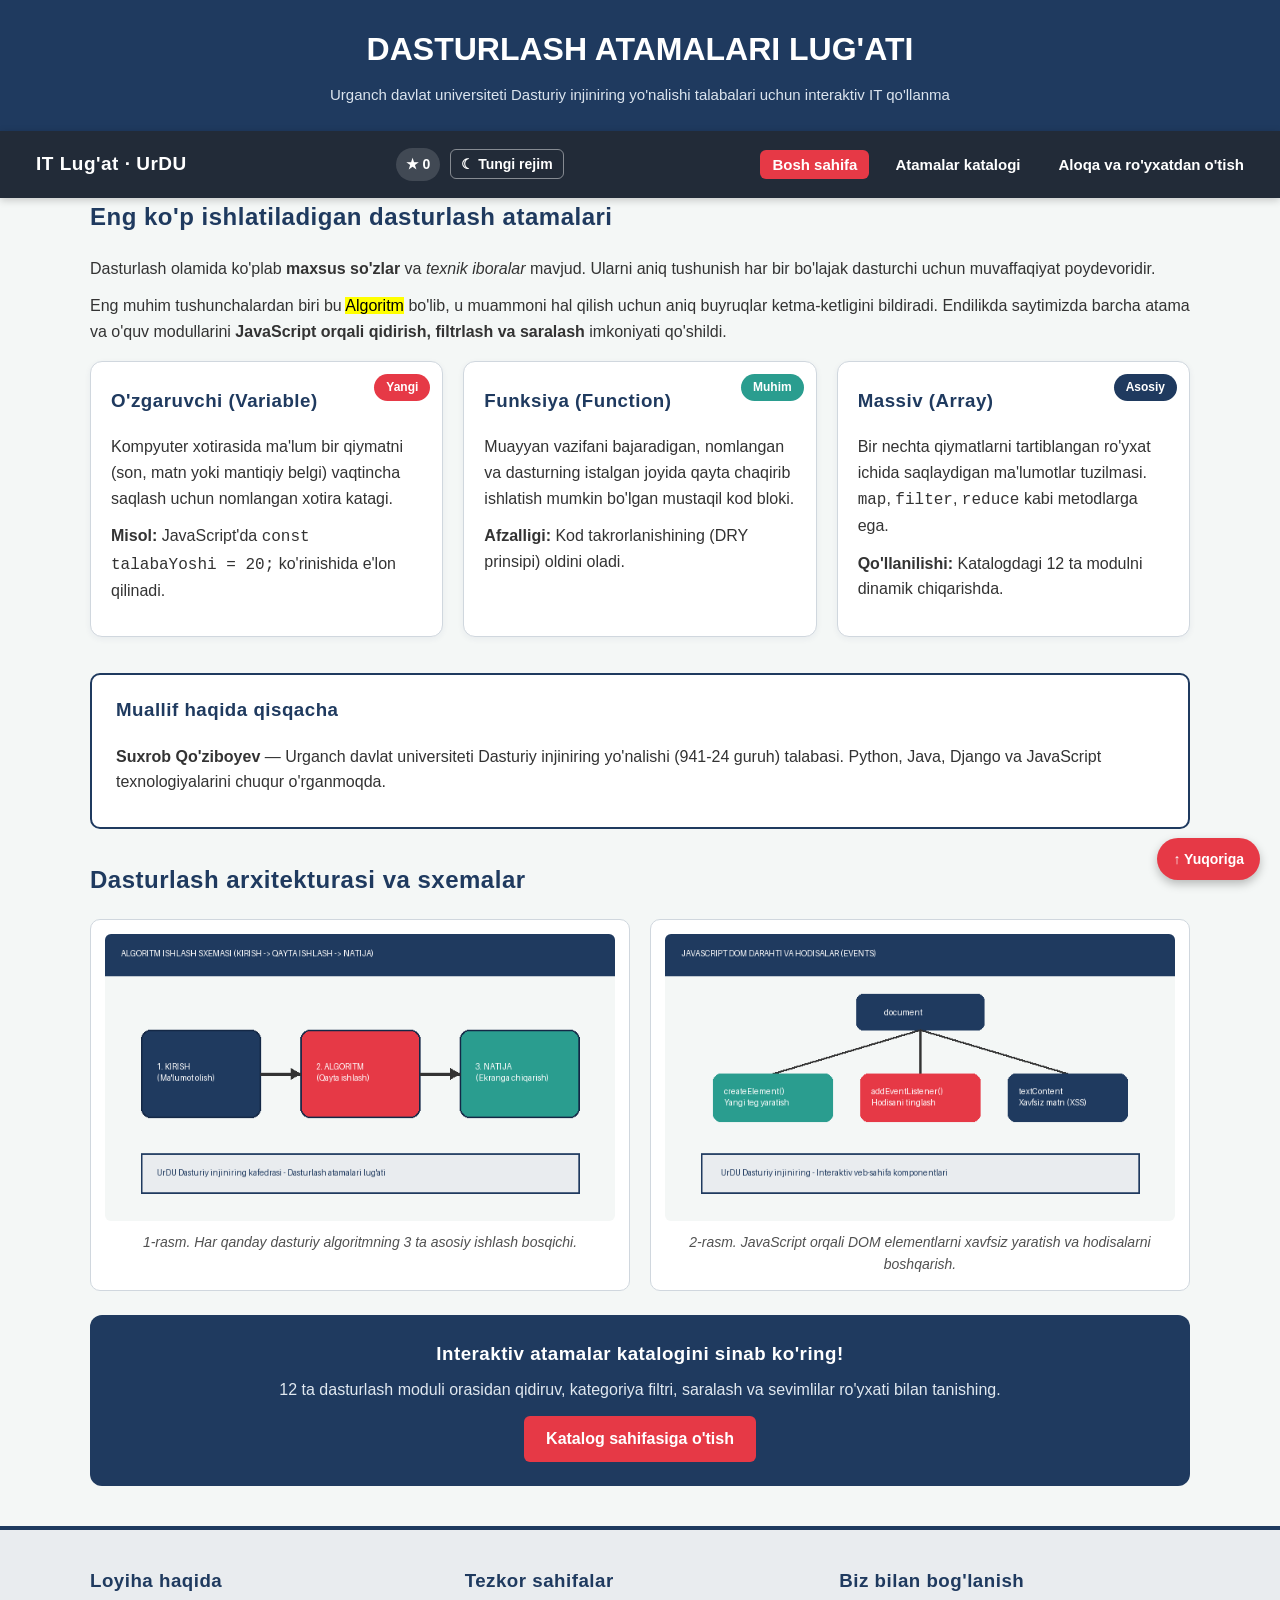
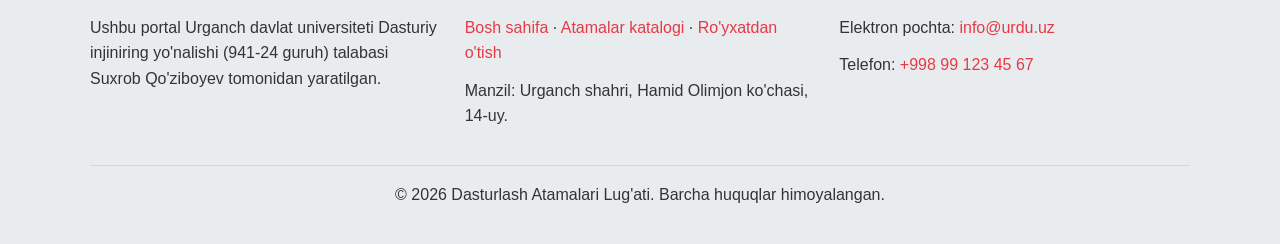
<file: amaliy-04/index.html>
<!DOCTYPE html>
<html lang="uz">
<head>
    <meta charset="UTF-8">
    <meta name="viewport" content="width=device-width, initial-scale=1.0">
    <meta name="description" content="Dasturlash atamalari lug'ati - asosiy tushunchalar, interaktiv katalog va IT o'quv modullari.">
    <title>Dasturlash Atamalari Lug'ati | Bosh sahifa</title>
    <link rel="stylesheet" href="css/style.css">
</head>
<body id="yuqori">
    <header class="sayt-sarlavha">
        <div class="konteyner">
            <h1>Dasturlash Atamalari Lug'ati</h1>
            <p class="sarlavha-ost">Urganch davlat universiteti Dasturiy injiniring yo'nalishi talabalari uchun interaktiv IT qo'llanma</p>
        </div>
    </header>

    <nav class="asosiy-menyu">
        <a href="index.html" class="brend-nomi">IT Lug'at &middot; UrDU</a>
        <div class="nav-amallar">
            <a href="katalog.html" class="sevimli-yorliq" title="Sevimli modullar">★ <span id="sevimli-soni">0</span></a>
            <button type="button" id="mavzu-tugma" class="mavzu-tugma">☾ Tungi rejim</button>
            <button type="button" id="mobil-menyu-tugma" class="hamburger-tugma" aria-expanded="false" aria-label="Menyuni ochish">☰</button>
        </div>
        <ul id="nav-royxat">
            <li><a href="index.html" class="faol">Bosh sahifa</a></li>
            <li><a href="katalog.html">Atamalar katalogi</a></li>
            <li><a href="aloqa.html">Aloqa va ro'yxatdan o'tish</a></li>
        </ul>
    </nav>

    <main class="konteyner">
        <section>
            <h2>Eng ko'p ishlatiladigan dasturlash atamalari</h2>
            <p>Dasturlash olamida ko'plab <strong>maxsus so'zlar</strong> va <em>texnik iboralar</em> mavjud. Ularni aniq tushunish har bir bo'lajak dasturchi uchun muvaffaqiyat poydevoridir.</p>
            <p>Eng muhim tushunchalardan biri bu <mark>Algoritm</mark> bo'lib, u muammoni hal qilish uchun aniq buyruqlar ketma-ketligini bildiradi. Endilikda saytimizda barcha atama va o'quv modullarini <strong>JavaScript orqali qidirish, filtrlash va saralash</strong> imkoniyati qo'shildi.</p>

            <div class="kartalar-qatori">
                <article class="karta">
                    <span class="karta-belgi">Yangi</span>
                    <h3>O'zgaruvchi (Variable)</h3>
                    <p>Kompyuter xotirasida ma'lum bir qiymatni (son, matn yoki mantiqiy belgi) vaqtincha saqlash uchun nomlangan xotira katagi.</p>
                    <p><strong>Misol:</strong> JavaScript'da <code>const talabaYoshi = 20;</code> ko'rinishida e'lon qilinadi.</p>
                </article>

                <article class="karta">
                    <span class="karta-belgi yashil">Muhim</span>
                    <h3>Funksiya (Function)</h3>
                    <p>Muayyan vazifani bajaradigan, nomlangan va dasturning istalgan joyida qayta chaqirib ishlatish mumkin bo'lgan mustaqil kod bloki.</p>
                    <p><strong>Afzalligi:</strong> Kod takrorlanishining (DRY prinsipi) oldini oladi.</p>
                </article>

                <article class="karta">
                    <span class="karta-belgi kok">Asosiy</span>
                    <h3>Massiv (Array)</h3>
                    <p>Bir nechta qiymatlarni tartiblangan ro'yxat ichida saqlaydigan ma'lumotlar tuzilmasi. <code>map</code>, <code>filter</code>, <code>reduce</code> kabi metodlarga ega.</p>
                    <p><strong>Qo'llanilishi:</strong> Katalogdagi 12 ta modulni dinamik chiqarishda.</p>
                </article>
            </div>
        </section>

        <aside class="yon-eslatma">
            <h3>Muallif haqida qisqacha</h3>
            <p><strong>Suxrob Qo'ziboyev</strong> &mdash; Urganch davlat universiteti Dasturiy injiniring yo'nalishi (941-24 guruh) talabasi. Python, Java, Django va JavaScript texnologiyalarini chuqur o'rganmoqda.</p>
        </aside>

        <section>
            <h2>Dasturlash arxitekturasi va sxemalar</h2>
            <div class="media-qatori">
                <figure class="rasm-karta">
                    <img src="rasmlar/algoritm-sxemasi.png" alt="Algoritmning kirish, qayta ishlash va natija bosqichlari blok-sxemasi" width="640" height="360">
                    <figcaption>1-rasm. Har qanday dasturiy algoritmning 3 ta asosiy ishlash bosqichi.</figcaption>
                </figure>

                <figure class="rasm-karta">
                    <img src="rasmlar/js-dom.png" alt="JavaScript DOM daraxti va hodisalar bilan ishlash sxemasi" width="640" height="360">
                    <figcaption>2-rasm. JavaScript orqali DOM elementlarni xavfsiz yaratish va hodisalarni boshqarish.</figcaption>
                </figure>
            </div>

            <div class="markaz-chaqiriq">
                <h3>Interaktiv atamalar katalogini sinab ko'ring!</h3>
                <p>12 ta dasturlash moduli orasidan qidiruv, kategoriya filtri, saralash va sevimlilar ro'yxati bilan tanishing.</p>
                <a href="katalog.html" class="tugma-havola">Katalog sahifasiga o'tish</a>
            </div>
        </section>
    </main>

    <footer id="aloqa">
        <div class="konteyner">
            <div class="footer-ustunlar">
                <div class="footer-ustun">
                    <h3>Loyiha haqida</h3>
                    <p>Ushbu portal Urganch davlat universiteti Dasturiy injiniring yo'nalishi (941-24 guruh) talabasi Suxrob Qo'ziboyev tomonidan yaratilgan.</p>
                </div>
                <div class="footer-ustun">
                    <h3>Tezkor sahifalar</h3>
                    <p><a href="index.html">Bosh sahifa</a> &middot; <a href="katalog.html">Atamalar katalogi</a> &middot; <a href="aloqa.html">Ro'yxatdan o'tish</a></p>
                    <p>Manzil: Urganch shahri, Hamid Olimjon ko'chasi, 14-uy.</p>
                </div>
                <div class="footer-ustun">
                    <h3>Biz bilan bog'lanish</h3>
                    <p>Elektron pochta: <a href="mailto:info@urdu.uz">info@urdu.uz</a></p>
                    <p>Telefon: <a href="tel:+998991234567">+998 99 123 45 67</a></p>
                </div>
            </div>
            <div class="footer-pastki">
                <p>&copy; 2026 Dasturlash Atamalari Lug'ati. Barcha huquqlar himoyalangan.</p>
            </div>
        </div>
    </footer>

    <a href="#yuqori" class="yuqoriga-tugma">&uarr; Yuqoriga</a>

    <script src="js/ui.js"></script>
</body>
</html>
</file>
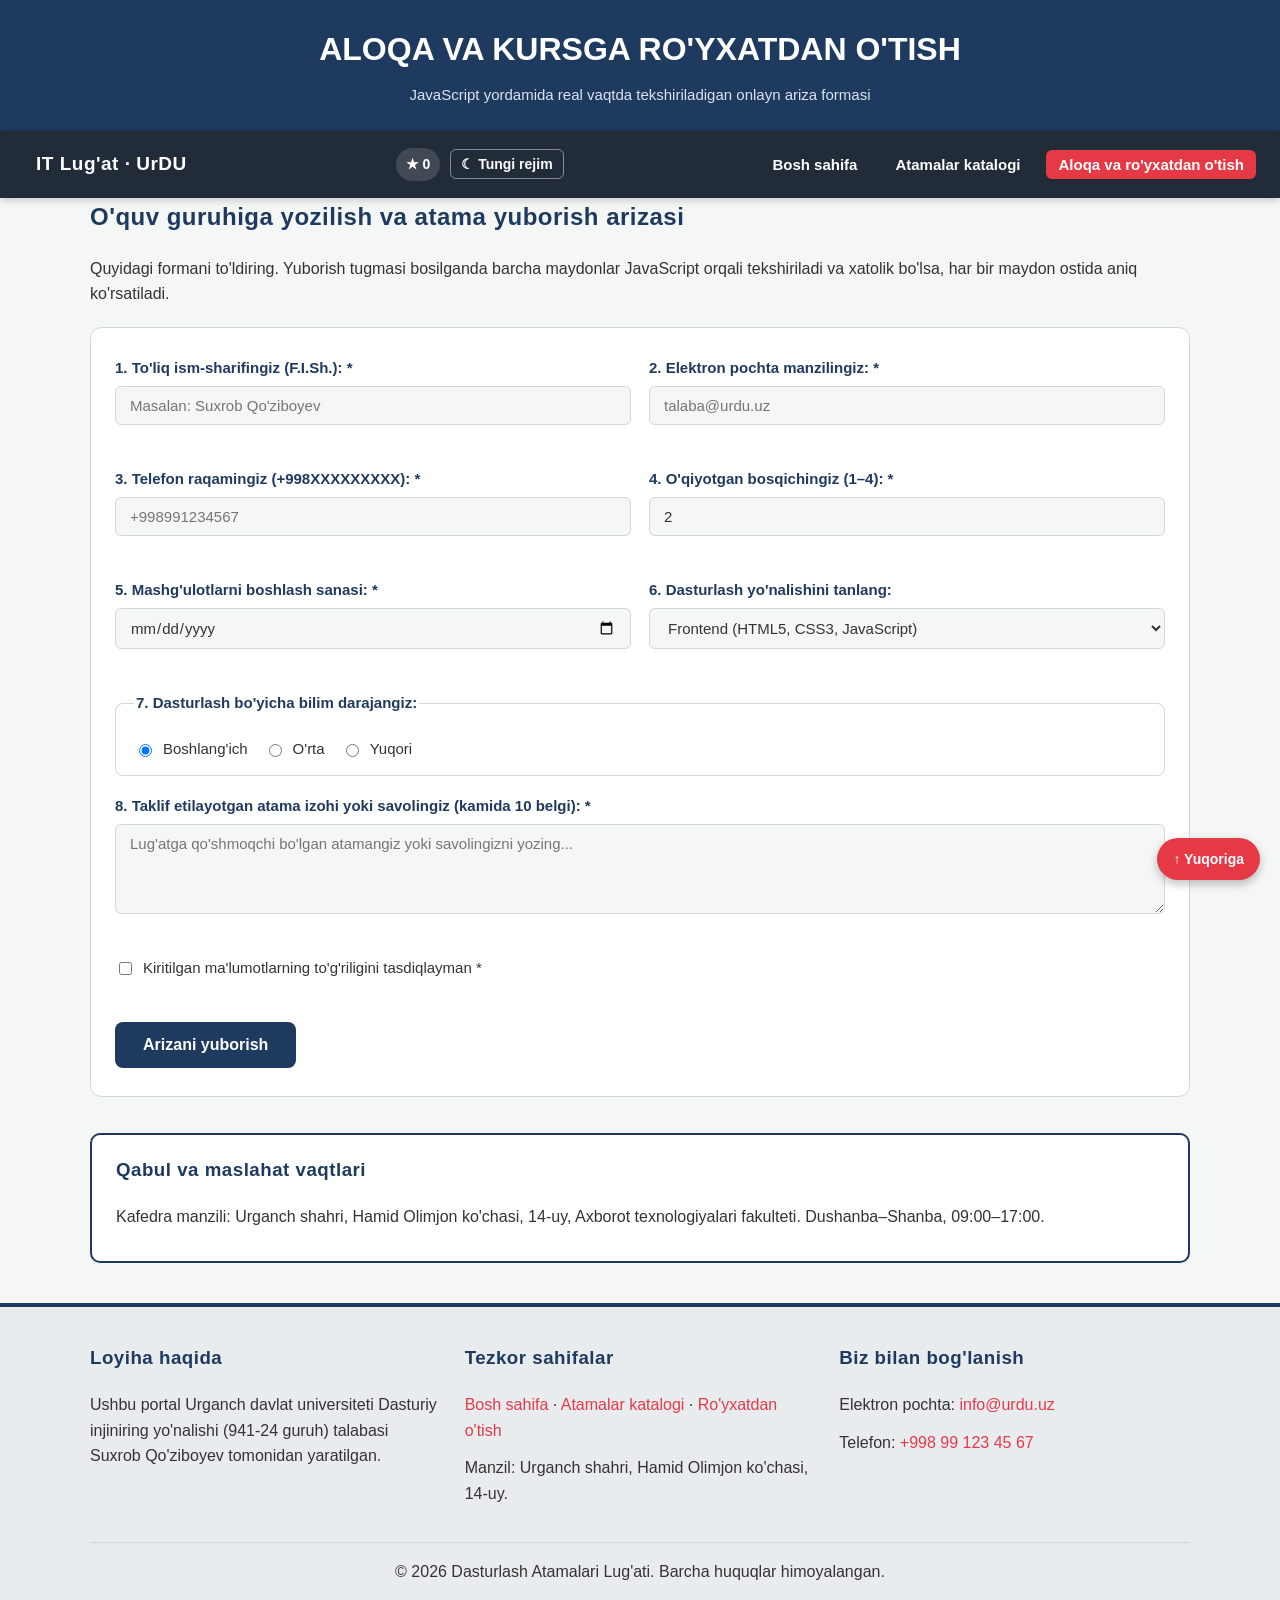
<file: amaliy-04/aloqa.html>
<!DOCTYPE html>
<html lang="uz">
<head>
    <meta charset="UTF-8">
    <meta name="viewport" content="width=device-width, initial-scale=1.0">
    <meta name="description" content="Dasturlash atamalari lug'atiga yangi atama qo'shish va IT o'quv kurslariga yozilish formasi (JS tekshiruvi bilan).">
    <title>Aloqa va Ro'yxatdan O'tish | Dasturlash Atamalari Lug'ati</title>
    <link rel="stylesheet" href="css/style.css">
</head>
<body id="yuqori">
    <header class="sayt-sarlavha">
        <div class="konteyner">
            <h1>Aloqa va Kursga Ro'yxatdan O'tish</h1>
            <p class="sarlavha-ost">JavaScript yordamida real vaqtda tekshiriladigan onlayn ariza formasi</p>
        </div>
    </header>

    <nav class="asosiy-menyu">
        <a href="index.html" class="brend-nomi">IT Lug'at &middot; UrDU</a>
        <div class="nav-amallar">
            <a href="katalog.html" class="sevimli-yorliq" title="Sevimli modullar">★ <span id="sevimli-soni">0</span></a>
            <button type="button" id="mavzu-tugma" class="mavzu-tugma">☾ Tungi rejim</button>
            <button type="button" id="mobil-menyu-tugma" class="hamburger-tugma" aria-expanded="false" aria-label="Menyuni ochish">☰</button>
        </div>
        <ul id="nav-royxat">
            <li><a href="index.html">Bosh sahifa</a></li>
            <li><a href="katalog.html">Atamalar katalogi</a></li>
            <li><a href="aloqa.html" class="faol">Aloqa va ro'yxatdan o'tish</a></li>
        </ul>
    </nav>

    <main class="konteyner">
        <section>
            <h2>O'quv guruhiga yozilish va atama yuborish arizasi</h2>
            <p>Quyidagi formani to'ldiring. Yuborish tugmasi bosilganda barcha maydonlar JavaScript orqali tekshiriladi va xatolik bo'lsa, har bir maydon ostida aniq ko'rsatiladi.</p>

            <div class="forma-karta">
                <form id="ariza-forma" action="#" method="post" class="ariza-forma" novalidate>
                    <div id="forma-muvaffaqiyat" class="muvaffaqiyat-xabar" role="status"></div>

                    <div class="forma-ikkilik">
                        <div class="forma-guruh">
                            <label for="ism">1. To'liq ism-sharifingiz (F.I.Sh.): *</label>
                            <input type="text" id="ism" name="talaba_ismi" placeholder="Masalan: Suxrob Qo'ziboyev">
                            <span id="xato-ism" class="xato-matn"></span>
                        </div>

                        <div class="forma-guruh">
                            <label for="pochta">2. Elektron pochta manzilingiz: *</label>
                            <input type="email" id="pochta" name="elektron_pochta" placeholder="talaba@urdu.uz">
                            <span id="xato-pochta" class="xato-matn"></span>
                        </div>
                    </div>

                    <div class="forma-ikkilik">
                        <div class="forma-guruh">
                            <label for="telefon">3. Telefon raqamingiz (+998XXXXXXXXX): *</label>
                            <input type="tel" id="telefon" name="telefon_raqami" placeholder="+998991234567">
                            <span id="xato-telefon" class="xato-matn"></span>
                        </div>

                        <div class="forma-guruh">
                            <label for="bosqich">4. O'qiyotgan bosqichingiz (1&ndash;4): *</label>
                            <input type="number" id="bosqich" name="talaba_bosqichi" min="1" max="4" value="2">
                            <span id="xato-bosqich" class="xato-matn"></span>
                        </div>
                    </div>

                    <div class="forma-ikkilik">
                        <div class="forma-guruh">
                            <label for="sana">5. Mashg'ulotlarni boshlash sanasi: *</label>
                            <input type="date" id="sana" name="boshlash_sanasi">
                            <span id="xato-sana" class="xato-matn"></span>
                        </div>

                        <div class="forma-guruh">
                            <label for="yonalish">6. Dasturlash yo'nalishini tanlang:</label>
                            <select id="yonalish" name="tanlangan_yonalish">
                                <option value="frontend">Frontend (HTML5, CSS3, JavaScript)</option>
                                <option value="backend_python">Backend (Python va Django)</option>
                                <option value="backend_java">Korporativ dasturlash (Java Core)</option>
                                <option value="database_sql">Ma'lumotlar bazasi (PostgreSQL)</option>
                            </select>
                        </div>
                    </div>

                    <fieldset>
                        <legend>7. Dasturlash bo'yicha bilim darajangiz:</legend>
                        <div class="tanlov-qatori">
                            <div class="tanlov-band">
                                <input type="radio" id="daraja_boshlangich" name="bilim_darajasi" value="boshlangich" checked>
                                <label for="daraja_boshlangich">Boshlang'ich</label>
                            </div>
                            <div class="tanlov-band">
                                <input type="radio" id="daraja_orta" name="bilim_darajasi" value="orta">
                                <label for="daraja_orta">O'rta</label>
                            </div>
                            <div class="tanlov-band">
                                <input type="radio" id="daraja_yuqori" name="bilim_darajasi" value="yuqori">
                                <label for="daraja_yuqori">Yuqori</label>
                            </div>
                        </div>
                    </fieldset>

                    <div class="forma-guruh">
                        <label for="xabar">8. Taklif etilayotgan atama izohi yoki savolingiz (kamida 10 belgi): *</label>
                        <textarea id="xabar" name="atama_yoki_savol" rows="4" placeholder="Lug'atga qo'shmoqchi bo'lgan atamangiz yoki savolingizni yozing..."></textarea>
                        <span id="xato-xabar" class="xato-matn"></span>
                    </div>

                    <div class="forma-guruh">
                        <div class="tanlov-band">
                            <input type="checkbox" id="rozilik" name="qoidalar_roziligi" value="rozi">
                            <label for="rozilik">Kiritilgan ma'lumotlarning to'g'riligini tasdiqlayman *</label>
                        </div>
                        <span id="xato-rozilik" class="xato-matn"></span>
                    </div>

                    <button type="submit">Arizani yuborish</button>
                </form>
            </div>
        </section>

        <aside class="yon-eslatma">
            <h3>Qabul va maslahat vaqtlari</h3>
            <p>Kafedra manzili: Urganch shahri, Hamid Olimjon ko'chasi, 14-uy, Axborot texnologiyalari fakulteti. Dushanba&ndash;Shanba, 09:00&ndash;17:00.</p>
        </aside>
    </main>

    <footer id="aloqa">
        <div class="konteyner">
            <div class="footer-ustunlar">
                <div class="footer-ustun">
                    <h3>Loyiha haqida</h3>
                    <p>Ushbu portal Urganch davlat universiteti Dasturiy injiniring yo'nalishi (941-24 guruh) talabasi Suxrob Qo'ziboyev tomonidan yaratilgan.</p>
                </div>
                <div class="footer-ustun">
                    <h3>Tezkor sahifalar</h3>
                    <p><a href="index.html">Bosh sahifa</a> &middot; <a href="katalog.html">Atamalar katalogi</a> &middot; <a href="aloqa.html">Ro'yxatdan o'tish</a></p>
                    <p>Manzil: Urganch shahri, Hamid Olimjon ko'chasi, 14-uy.</p>
                </div>
                <div class="footer-ustun">
                    <h3>Biz bilan bog'lanish</h3>
                    <p>Elektron pochta: <a href="mailto:info@urdu.uz">info@urdu.uz</a></p>
                    <p>Telefon: <a href="tel:+998991234567">+998 99 123 45 67</a></p>
                </div>
            </div>
            <div class="footer-pastki">
                <p>&copy; 2026 Dasturlash Atamalari Lug'ati. Barcha huquqlar himoyalangan.</p>
            </div>
        </div>
    </footer>

    <a href="#yuqori" class="yuqoriga-tugma">&uarr; Yuqoriga</a>

    <script src="js/ui.js"></script>
</body>
</html>
</file>
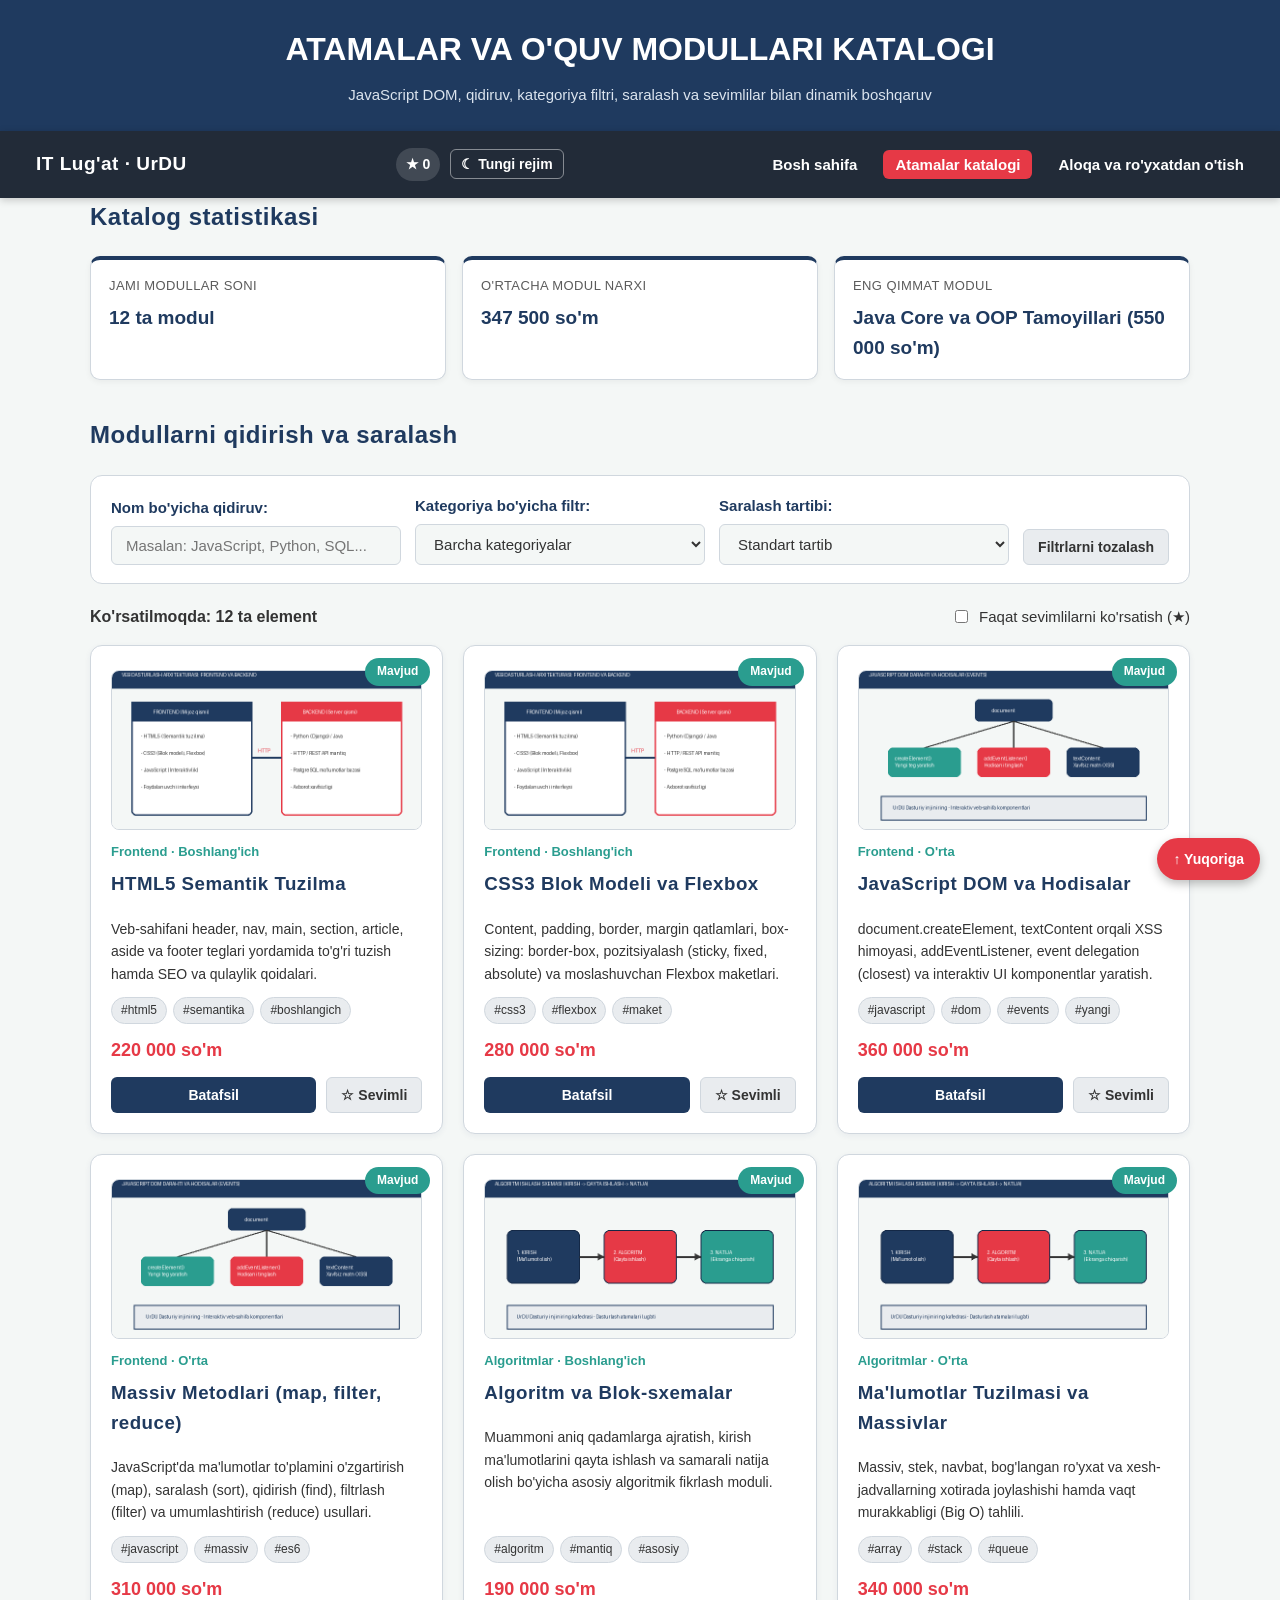
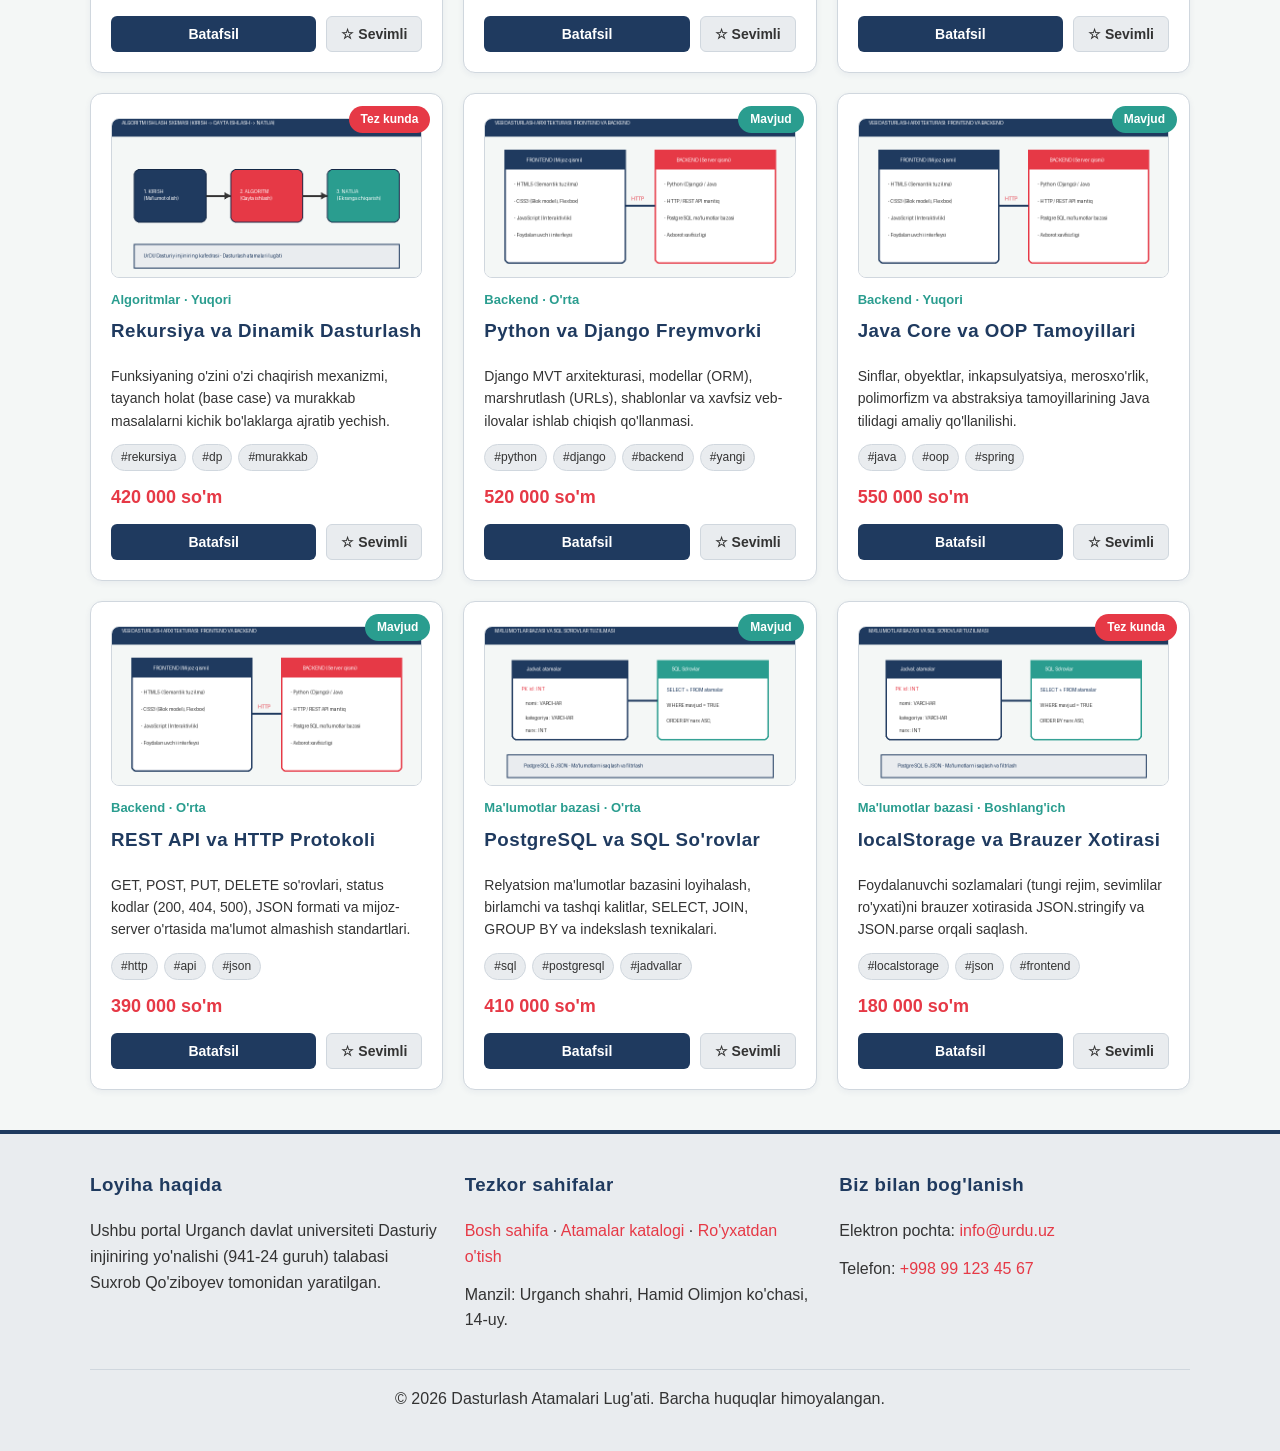
<file: amaliy-04/katalog.html>
<!DOCTYPE html>
<html lang="uz">
<head>
    <meta charset="UTF-8">
    <meta name="viewport" content="width=device-width, initial-scale=1.0">
    <meta name="description" content="Dasturlash atamalari va o'quv modullari interaktiv katalogi: qidiruv, filtr, saralash va modal oyna.">
    <title>Atamalar Katalogi | Dasturlash Atamalari Lug'ati</title>
    <link rel="stylesheet" href="css/style.css">
</head>
<body id="yuqori">
    <header class="sayt-sarlavha">
        <div class="konteyner">
            <h1>Atamalar va O'quv Modullari Katalogi</h1>
            <p class="sarlavha-ost">JavaScript DOM, qidiruv, kategoriya filtri, saralash va sevimlilar bilan dinamik boshqaruv</p>
        </div>
    </header>

    <nav class="asosiy-menyu">
        <a href="index.html" class="brend-nomi">IT Lug'at &middot; UrDU</a>
        <div class="nav-amallar">
            <a href="katalog.html" class="sevimli-yorliq" title="Sevimli modullar">★ <span id="sevimli-soni">0</span></a>
            <button type="button" id="mavzu-tugma" class="mavzu-tugma">☾ Tungi rejim</button>
            <button type="button" id="mobil-menyu-tugma" class="hamburger-tugma" aria-expanded="false" aria-label="Menyuni ochish">☰</button>
        </div>
        <ul id="nav-royxat">
            <li><a href="index.html">Bosh sahifa</a></li>
            <li><a href="katalog.html" class="faol">Atamalar katalogi</a></li>
            <li><a href="aloqa.html">Aloqa va ro'yxatdan o'tish</a></li>
        </ul>
    </nav>

    <main class="konteyner">
        <!-- A4. Statistika bloki (reduce va find bilan to'ldiriladi) -->
        <section aria-label="Katalog statistikasi">
            <h2>Katalog statistikasi</h2>
            <div class="statistika-qatori">
                <div class="stat-karta">
                    <p class="stat-sarlavha">Jami modullar soni</p>
                    <p class="stat-qiymat" id="stat-jami">0 ta</p>
                </div>
                <div class="stat-karta">
                    <p class="stat-sarlavha">O'rtacha modul narxi</p>
                    <p class="stat-qiymat" id="stat-ortacha">0 so'm</p>
                </div>
                <div class="stat-karta">
                    <p class="stat-sarlavha">Eng qimmat modul</p>
                    <p class="stat-qiymat" id="stat-qimmat">&mdash;</p>
                </div>
            </div>
        </section>

        <!-- B2, B3, B4. Qidiruv, kategoriya filtri va saralash paneli -->
        <section>
            <h2>Modullarni qidirish va saralash</h2>
            <div class="boshqaruv-paneli">
                <div class="panel-guruh">
                    <label for="qidiruv-input">Nom bo'yicha qidiruv:</label>
                    <input type="search" id="qidiruv-input" placeholder="Masalan: JavaScript, Python, SQL...">
                </div>

                <div class="panel-guruh">
                    <label for="kategoriya-filtr">Kategoriya bo'yicha filtr:</label>
                    <select id="kategoriya-filtr">
                        <option value="barchasi">Barcha kategoriyalar</option>
                    </select>
                </div>

                <div class="panel-guruh">
                    <label for="saralash-tanlov">Saralash tartibi:</label>
                    <select id="saralash-tanlov">
                        <option value="standart">Standart tartib</option>
                        <option value="narx-osish">Narx: arzonidan qimmatiga</option>
                        <option value="narx-kamayish">Narx: qimmatidan arzoniga</option>
                        <option value="nom-alifbo">Nom bo'yicha (A &ndash; Z)</option>
                    </select>
                </div>

                <button type="button" id="filtr-tozalash" class="tugma-ikkinchi">Filtrlarni tozalash</button>
            </div>

            <div class="panel-pastki">
                <p id="natija-soni" class="natija-soni">Ko'rsatilmoqda: 0 ta element</p>
                <div class="tanlov-band">
                    <input type="checkbox" id="faqat-sevimli">
                    <label for="faqat-sevimli">Faqat sevimlilarni ko'rsatish (★)</label>
                </div>
            </div>

            <!-- Kartalar JS orqali createElement bilan shu yerga yaratiladi -->
            <div id="katalog-konteyner" class="kartalar-qatori"></div>
        </section>
    </main>

    <!-- C1. Modal oyna -->
    <div id="batafsil-modal" class="modal-fon" role="dialog" aria-modal="true" aria-hidden="true" aria-labelledby="modal-sarlavha">
        <div class="modal-quti">
            <button type="button" id="modal-yopish" class="modal-yopish" aria-label="Modalni yopish">&times;</button>
            <img id="modal-rasm" class="modal-rasm" src="rasmlar/veb-arxitektura.png" alt="Modul rasmi">
            <p id="modal-kategoriya" class="karta-meta"></p>
            <h2 id="modal-sarlavha"></h2>
            <p id="modal-narx" class="karta-narx"></p>
            <p id="modal-holat"></p>
            <p id="modal-izoh"></p>
            <div id="modal-teglar" class="teglar-quti"></div>
        </div>
    </div>

    <footer id="aloqa">
        <div class="konteyner">
            <div class="footer-ustunlar">
                <div class="footer-ustun">
                    <h3>Loyiha haqida</h3>
                    <p>Ushbu portal Urganch davlat universiteti Dasturiy injiniring yo'nalishi (941-24 guruh) talabasi Suxrob Qo'ziboyev tomonidan yaratilgan.</p>
                </div>
                <div class="footer-ustun">
                    <h3>Tezkor sahifalar</h3>
                    <p><a href="index.html">Bosh sahifa</a> &middot; <a href="katalog.html">Atamalar katalogi</a> &middot; <a href="aloqa.html">Ro'yxatdan o'tish</a></p>
                    <p>Manzil: Urganch shahri, Hamid Olimjon ko'chasi, 14-uy.</p>
                </div>
                <div class="footer-ustun">
                    <h3>Biz bilan bog'lanish</h3>
                    <p>Elektron pochta: <a href="mailto:info@urdu.uz">info@urdu.uz</a></p>
                    <p>Telefon: <a href="tel:+998991234567">+998 99 123 45 67</a></p>
                </div>
            </div>
            <div class="footer-pastki">
                <p>&copy; 2026 Dasturlash Atamalari Lug'ati. Barcha huquqlar himoyalangan.</p>
            </div>
        </div>
    </footer>

    <a href="#yuqori" class="yuqoriga-tugma">&uarr; Yuqoriga</a>

    <script src="js/data.js"></script>
    <script src="js/ui.js"></script>
    <script src="js/katalog.js"></script>
</body>
</html>
</file>
<file: amaliy-04/css/style.css>
*, *::before, *::after {
    box-sizing: border-box;
}

:root {
    --asosiy-rang: #1f3a5f;
    --ikkinchi-rang: #e63946;
    --fon-rangi: #f4f7f6;
    --matn-rangi: rgb(51, 51, 51);
    --oq-rang: #ffffff;
    --chegara-rangi: #d0d7de;
    --och-fon: #e9ecef;
    --yashil-rang: #2a9d8f;
    --xato-rang: #c1121f;
}

/* Tungi rejim (Dark mode) CSS o'zgaruvchilari */
body.tungi-rejim {
    --fon-rangi: #121822;
    --matn-rangi: #e6edf3;
    --oq-rang: #1c2533;
    --chegara-rangi: #303b4d;
    --och-fon: #17202d;
}

html {
    scroll-behavior: smooth;
}

body {
    font-family: 'Segoe UI', Arial, sans-serif;
    background-color: var(--fon-rangi);
    color: var(--matn-rangi);
    line-height: 1.6;
    margin: 0;
    padding: 0;
    transition: background-color 0.25s ease, color 0.25s ease;
}

.konteyner {
    max-width: 1140px;
    margin: 0 auto;
    padding: 0 20px;
}

h1, h2, h3 {
    margin-top: 0;
}

h2, h3 {
    color: var(--asosiy-rang);
    letter-spacing: 0.5px;
    font-weight: bold;
}

body.tungi-rejim h2,
body.tungi-rejim h3,
body.tungi-rejim label,
body.tungi-rejim legend,
body.tungi-rejim dt {
    color: #93c5fd;
}

h1 {
    color: #ffffff;
    text-transform: uppercase;
    margin: 0 0 8px 0;
    font-size: 2rem;
    text-align: center;
}

p {
    font-size: 16px;
    margin: 0 0 12px 0;
}

/* Header */
.sayt-sarlavha {
    background-color: var(--asosiy-rang);
    color: #ffffff;
    display: flex;
    justify-content: center;
    align-items: center;
    min-height: 116px;
    padding: 24px 16px;
    text-align: center;
}

.sarlavha-ost {
    color: #dbe4ee;
    font-size: 15px;
    margin: 0;
}

/* Sticky Flexbox navigatsiya */
.asosiy-menyu {
    position: sticky;
    top: 0;
    z-index: 1000;
    background-color: #222b38;
    padding: 12px 24px;
    display: flex;
    justify-content: space-between;
    align-items: center;
    gap: 16px;
    flex-wrap: wrap;
    box-shadow: 0 2px 8px rgba(0, 0, 0, 0.2);
}

.brend-nomi {
    color: #ffffff;
    font-weight: bold;
    font-size: 19px;
    text-decoration: none;
    letter-spacing: 0.5px;
}

.brend-nomi:hover {
    color: var(--ikkinchi-rang);
    text-decoration: none;
}

nav ul {
    list-style-type: none;
    margin: 0;
    padding: 0;
    display: flex;
    align-items: center;
    gap: 14px;
    flex-wrap: wrap;
}

nav a {
    color: #ffffff;
    text-decoration: none;
    font-weight: bold;
    font-size: 15px;
    padding: 6px 12px;
    border-radius: 6px;
    transition: background-color 0.2s ease, color 0.2s ease;
}

nav a:hover,
nav a.faol {
    color: #ffffff;
    background-color: var(--ikkinchi-rang);
    text-decoration: none;
}

.nav-amallar {
    display: flex;
    align-items: center;
    gap: 10px;
}

.sevimli-yorliq {
    background-color: rgba(255, 255, 255, 0.14);
    color: #ffffff;
    padding: 5px 10px;
    border-radius: 20px;
    font-size: 14px;
    font-weight: bold;
    text-decoration: none;
}

.sevimli-yorliq:hover {
    background-color: var(--ikkinchi-rang);
    color: #ffffff;
    text-decoration: none;
}

.mavzu-tugma {
    background-color: transparent;
    color: #ffffff;
    border: 1px solid rgba(255, 255, 255, 0.45);
    border-radius: 6px;
    padding: 6px 10px;
    font-size: 14px;
    font-weight: bold;
    cursor: pointer;
    transition: background-color 0.2s ease;
}

.mavzu-tugma:hover {
    background-color: rgba(255, 255, 255, 0.16);
}

.hamburger-tugma {
    display: none;
    background-color: transparent;
    color: #ffffff;
    border: 1px solid rgba(255, 255, 255, 0.45);
    border-radius: 6px;
    padding: 5px 10px;
    font-size: 18px;
    cursor: pointer;
}

a {
    color: var(--ikkinchi-rang);
    text-decoration: none;
}

a:hover {
    color: #a8202d;
    text-decoration: underline;
}

main {
    padding: 28px 20px 44px 20px;
}

section {
    margin-bottom: 36px;
}

/* Statistika bloki (A4) */
.statistika-qatori {
    display: flex;
    flex-wrap: wrap;
    gap: 16px;
    margin: 18px 0 26px 0;
}

.stat-karta {
    flex: 1 1 220px;
    background-color: var(--oq-rang);
    border: 1px solid var(--chegara-rangi);
    border-top: 4px solid var(--asosiy-rang);
    border-radius: 10px;
    padding: 16px 18px;
    box-shadow: 0 2px 6px rgba(0, 0, 0, 0.05);
}

.stat-sarlavha {
    font-size: 13px;
    text-transform: uppercase;
    letter-spacing: 0.4px;
    opacity: 0.8;
    margin-bottom: 6px;
}

.stat-qiymat {
    font-size: 19px;
    font-weight: bold;
    color: var(--asosiy-rang);
    margin: 0;
}

body.tungi-rejim .stat-qiymat {
    color: #93c5fd;
}

/* Katalog boshqaruv paneli (B2, B3, B4) */
.boshqaruv-paneli {
    background-color: var(--oq-rang);
    border: 1px solid var(--chegara-rangi);
    border-radius: 12px;
    padding: 18px 20px;
    margin-bottom: 20px;
    display: flex;
    flex-wrap: wrap;
    gap: 14px;
    align-items: flex-end;
}

.panel-guruh {
    display: flex;
    flex-direction: column;
    gap: 6px;
    flex: 1 1 200px;
}

.panel-pastki {
    display: flex;
    justify-content: space-between;
    align-items: center;
    flex-wrap: wrap;
    gap: 12px;
    margin-bottom: 16px;
}

.natija-soni {
    font-weight: bold;
    margin: 0;
}

/* Kartalar qatori */
.kartalar-qatori {
    display: flex;
    flex-wrap: wrap;
    gap: 20px;
    margin: 16px 0;
}

.karta {
    position: relative;
    background-color: var(--oq-rang);
    padding: 24px 20px 20px 20px;
    border: 1px solid var(--chegara-rangi);
    border-radius: 12px;
    flex: 1 1 300px;
    display: flex;
    flex-direction: column;
    box-shadow: 0 2px 6px rgba(31, 58, 95, 0.06);
    transition: transform 0.2s ease, box-shadow 0.2s ease, border-color 0.2s ease;
}

.karta:hover {
    transform: translateY(-4px);
    box-shadow: 0 8px 18px rgba(31, 58, 95, 0.14);
    border-color: var(--asosiy-rang);
}

.karta-rasm {
    width: 100%;
    height: 160px;
    object-fit: cover;
    border-radius: 8px;
    margin-bottom: 12px;
    border: 1px solid var(--chegara-rangi);
}

.karta-meta {
    font-size: 13px;
    font-weight: bold;
    color: var(--yashil-rang);
    margin-bottom: 6px;
}

.karta-tavsif {
    font-size: 14px;
    margin-bottom: 12px;
    flex-grow: 1;
}

.teglar-quti {
    display: flex;
    flex-wrap: wrap;
    gap: 6px;
    margin-bottom: 12px;
}

.teg-badge {
    background-color: var(--och-fon);
    color: var(--matn-rangi);
    font-size: 12px;
    padding: 3px 9px;
    border-radius: 14px;
    border: 1px solid var(--chegara-rangi);
}

.karta-narx {
    font-size: 18px;
    font-weight: bold;
    color: var(--ikkinchi-rang);
    margin-bottom: 12px;
}

.karta-tugmalar {
    display: flex;
    gap: 10px;
    flex-wrap: wrap;
}

.tugma-asosiy,
.tugma-ikkinchi,
.tugma-sevimli {
    padding: 9px 14px;
    border-radius: 6px;
    font-size: 14px;
    font-weight: bold;
    cursor: pointer;
    border: 1px solid transparent;
    transition: background-color 0.2s ease, color 0.2s ease;
}

.tugma-asosiy {
    background-color: var(--asosiy-rang);
    color: #ffffff;
    flex: 1;
}

.tugma-asosiy:hover {
    background-color: var(--ikkinchi-rang);
}

.tugma-sevimli {
    background-color: var(--och-fon);
    color: var(--matn-rangi);
    border-color: var(--chegara-rangi);
}

.tugma-sevimli.faol {
    background-color: #f59e0b;
    color: #111827;
    border-color: #d97706;
}

.tugma-ikkinchi {
    background-color: var(--och-fon);
    color: var(--matn-rangi);
    border-color: var(--chegara-rangi);
}

.tugma-ikkinchi:hover {
    background-color: var(--asosiy-rang);
    color: #ffffff;
}

.karta-belgi {
    position: absolute;
    top: 12px;
    right: 12px;
    background-color: var(--ikkinchi-rang);
    color: #ffffff;
    padding: 4px 12px;
    border-radius: 20px;
    font-size: 12px;
    font-weight: bold;
    z-index: 2;
}

.karta-belgi.yashil {
    background-color: var(--yashil-rang);
}

.karta-belgi.kok {
    background-color: var(--asosiy-rang);
}

.bosh-natija {
    width: 100%;
    text-align: center;
    padding: 36px 20px;
    background-color: var(--oq-rang);
    border: 1px dashed var(--chegara-rangi);
    border-radius: 12px;
    font-size: 18px;
    font-weight: bold;
}

/* Modal oyna (C1) */
.modal-fon {
    display: none;
    position: fixed;
    inset: 0;
    background-color: rgba(15, 23, 42, 0.72);
    z-index: 2000;
    justify-content: center;
    align-items: center;
    padding: 20px;
}

.modal-fon.ochiq {
    display: flex;
}

.modal-quti {
    position: relative;
    background-color: var(--oq-rang);
    color: var(--matn-rangi);
    max-width: 560px;
    width: 100%;
    max-height: 90vh;
    overflow-y: auto;
    border-radius: 14px;
    padding: 26px 24px;
    box-shadow: 0 18px 40px rgba(0, 0, 0, 0.35);
    border: 1px solid var(--chegara-rangi);
}

.modal-yopish {
    position: absolute;
    top: 12px;
    right: 14px;
    background-color: var(--och-fon);
    color: var(--matn-rangi);
    border: 1px solid var(--chegara-rangi);
    border-radius: 50%;
    width: 34px;
    height: 34px;
    font-size: 20px;
    line-height: 1;
    cursor: pointer;
}

.modal-yopish:hover {
    background-color: var(--ikkinchi-rang);
    color: #ffffff;
}

.modal-rasm {
    width: 100%;
    max-height: 220px;
    object-fit: cover;
    border-radius: 8px;
    margin-bottom: 14px;
}

/* Aside, izoh, dl, jadval */
aside.yon-eslatma {
    background-color: var(--oq-rang);
    border: 2px solid var(--asosiy-rang);
    border-radius: 10px;
    padding: 20px 24px;
    margin: 24px 0 32px 0;
}

.izoh {
    font-style: italic;
    background-color: rgba(31, 58, 95, 0.08);
    border-left: 5px solid var(--asosiy-rang);
    padding: 14px 18px;
    margin: 20px 0;
    font-weight: bold;
    border-radius: 0 8px 8px 0;
}

dl {
    background-color: var(--oq-rang);
    padding: 18px 22px;
    border: 1px solid var(--chegara-rangi);
    border-radius: 10px;
}

dt {
    font-weight: bold;
    color: var(--asosiy-rang);
    margin-top: 12px;
}

dt:first-child {
    margin-top: 0;
}

dd {
    margin-left: 20px;
    margin-bottom: 10px;
}

.jadval-qobiq {
    width: 100%;
    overflow-x: auto;
    margin: 20px 0;
    background-color: var(--oq-rang);
    border-radius: 10px;
    border: 1px solid var(--chegara-rangi);
}

table {
    width: 100%;
    border-collapse: collapse;
    min-width: 540px;
}

caption {
    font-weight: bold;
    font-size: 18px;
    color: var(--asosiy-rang);
    padding: 14px 16px;
    text-align: left;
    background-color: var(--och-fon);
    border-bottom: 2px solid var(--asosiy-rang);
}

body.tungi-rejim caption {
    color: #93c5fd;
}

th, td {
    padding: 12px 14px;
    border: 1px solid var(--chegara-rangi);
    text-align: left;
    font-size: 15px;
}

thead th {
    background-color: var(--asosiy-rang);
    color: #ffffff;
}

/* Media */
.media-qatori {
    display: flex;
    flex-wrap: wrap;
    gap: 20px;
    margin: 20px 0;
}

figure.rasm-karta {
    flex: 1 1 280px;
    margin: 0;
    background-color: var(--oq-rang);
    border: 1px solid var(--chegara-rangi);
    border-radius: 10px;
    padding: 14px;
    text-align: center;
}

figure.rasm-karta img {
    max-width: 100%;
    height: auto;
    border-radius: 6px;
    display: block;
    margin: 0 auto 10px auto;
}

figcaption {
    font-size: 14px;
    opacity: 0.85;
    font-style: italic;
}

/* Forma va tekshiruv xabarlari (C3) */
.forma-karta {
    background-color: var(--oq-rang);
    border: 1px solid var(--chegara-rangi);
    border-radius: 12px;
    padding: 28px 24px;
    margin: 20px 0;
}

.ariza-forma {
    display: flex;
    flex-direction: column;
    gap: 18px;
}

.forma-guruh {
    display: flex;
    flex-direction: column;
    gap: 6px;
}

.forma-ikkilik {
    display: flex;
    flex-wrap: wrap;
    gap: 18px;
}

.forma-ikkilik .forma-guruh {
    flex: 1 1 240px;
}

label, legend {
    font-weight: bold;
    color: var(--asosiy-rang);
    font-size: 15px;
}

input[type="text"],
input[type="search"],
input[type="email"],
input[type="tel"],
input[type="number"],
input[type="date"],
select,
textarea {
    width: 100%;
    padding: 10px 14px;
    border: 1px solid var(--chegara-rangi);
    border-radius: 6px;
    font-family: inherit;
    font-size: 15px;
    background-color: var(--fon-rangi);
    color: var(--matn-rangi);
}

input.xato-maydon,
select.xato-maydon,
textarea.xato-maydon {
    border-color: var(--xato-rang);
    box-shadow: 0 0 0 2px rgba(193, 18, 31, 0.16);
}

.xato-matn {
    color: var(--xato-rang);
    font-size: 13px;
    font-weight: bold;
    min-height: 18px;
}

body.tungi-rejim .xato-matn {
    color: #fca5a5;
}

.muvaffaqiyat-xabar {
    display: none;
    background-color: rgba(42, 157, 143, 0.16);
    border: 1px solid var(--yashil-rang);
    color: var(--yashil-rang);
    padding: 14px 16px;
    border-radius: 8px;
    font-weight: bold;
}

.muvaffaqiyat-xabar.korinadi {
    display: block;
}

fieldset {
    border: 1px solid var(--chegara-rangi);
    border-radius: 8px;
    padding: 14px 18px;
    margin: 0;
}

.tanlov-qatori {
    display: flex;
    flex-wrap: wrap;
    gap: 16px;
    margin-top: 8px;
}

.tanlov-band {
    display: flex;
    align-items: center;
    gap: 8px;
}

.tanlov-band label {
    font-weight: normal;
    color: var(--matn-rangi);
    cursor: pointer;
}

button[type="submit"] {
    background-color: var(--asosiy-rang);
    color: #ffffff;
    border: none;
    border-radius: 8px;
    padding: 14px 28px;
    font-size: 16px;
    font-weight: bold;
    cursor: pointer;
    align-self: flex-start;
    transition: background-color 0.2s ease;
}

button[type="submit"]:hover {
    background-color: var(--ikkinchi-rang);
}

.markaz-chaqiriq {
    display: flex;
    justify-content: center;
    align-items: center;
    flex-direction: column;
    min-height: 130px;
    background-color: var(--asosiy-rang);
    color: #ffffff;
    border-radius: 12px;
    padding: 24px 20px;
    margin: 24px 0;
    text-align: center;
}

.markaz-chaqiriq h3 {
    color: #ffffff;
    margin-bottom: 8px;
}

.markaz-chaqiriq p {
    color: #e0e8f0;
    margin-bottom: 14px;
}

.tugma-havola {
    display: inline-block;
    background-color: var(--ikkinchi-rang);
    color: #ffffff;
    padding: 10px 22px;
    border-radius: 6px;
    font-weight: bold;
    text-decoration: none;
}

.tugma-havola:hover {
    background-color: #c92a37;
    color: #ffffff;
    text-decoration: none;
}

/* Footer */
#aloqa {
    background-color: var(--och-fon);
    padding: 36px 20px 28px 20px;
    margin-top: 40px;
    border-top: 4px solid var(--asosiy-rang);
}

.footer-ustunlar {
    display: flex;
    flex-wrap: wrap;
    justify-content: space-between;
    gap: 24px;
    text-align: left;
}

.footer-ustun {
    flex: 1 1 250px;
}

.footer-pastki {
    margin-top: 24px;
    padding-top: 16px;
    border-top: 1px solid var(--chegara-rangi);
    text-align: center;
    font-size: 14px;
}

.yuqoriga-tugma {
    position: fixed;
    bottom: 20px;
    right: 20px;
    z-index: 999;
    background-color: var(--ikkinchi-rang);
    color: #ffffff;
    padding: 10px 16px;
    border-radius: 30px;
    font-weight: bold;
    font-size: 14px;
    box-shadow: 0 4px 10px rgba(0, 0, 0, 0.25);
    text-decoration: none;
}

.yuqoriga-tugma:hover {
    background-color: var(--asosiy-rang);
    color: #ffffff;
    text-decoration: none;
}

/* Mobil ko'rinish (hamburger menyu) */
@media (max-width: 760px) {
    h1 {
        font-size: 1.45rem;
    }

    .hamburger-tugma {
        display: inline-block;
    }

    nav ul {
        display: none;
        width: 100%;
        flex-direction: column;
        align-items: flex-start;
        padding-top: 10px;
        border-top: 1px solid rgba(255, 255, 255, 0.16);
    }

    nav ul.ochiq {
        display: flex;
    }

    main {
        padding: 20px 12px 32px 12px;
    }
}
</file>
